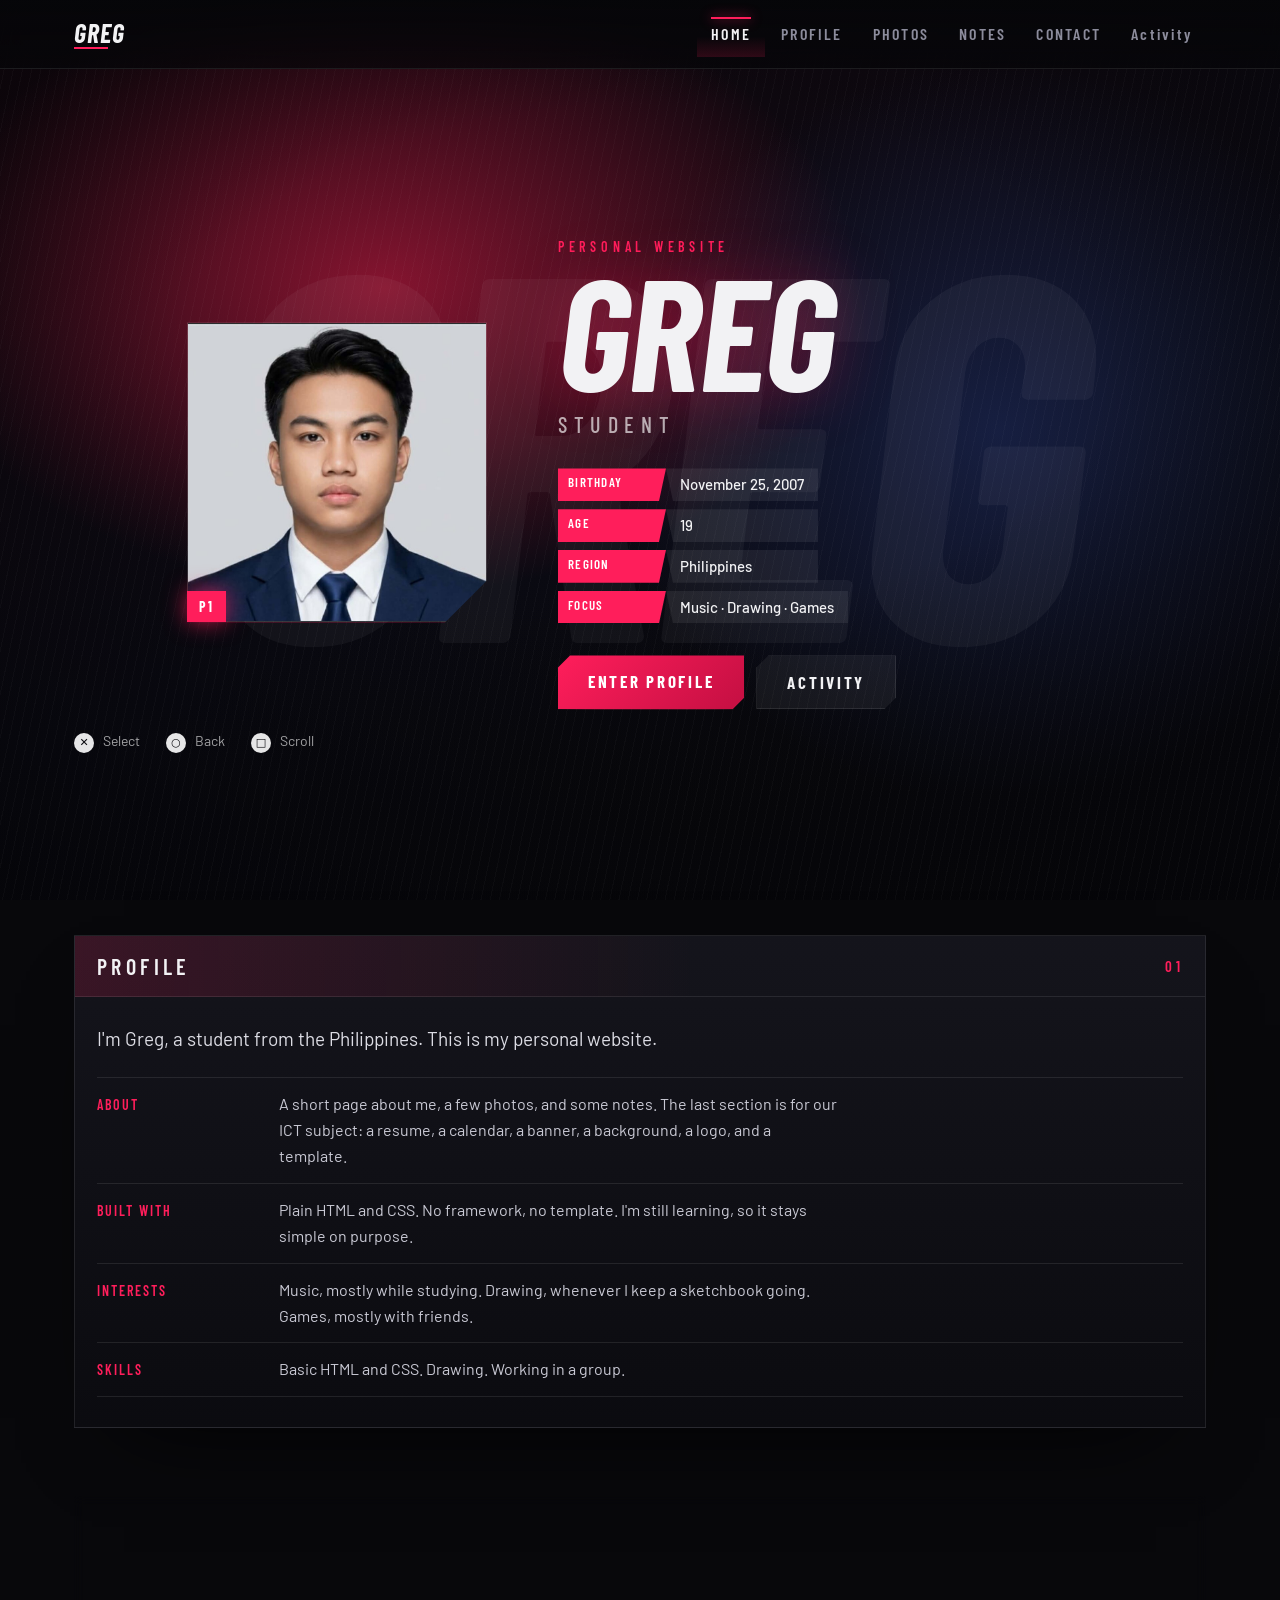
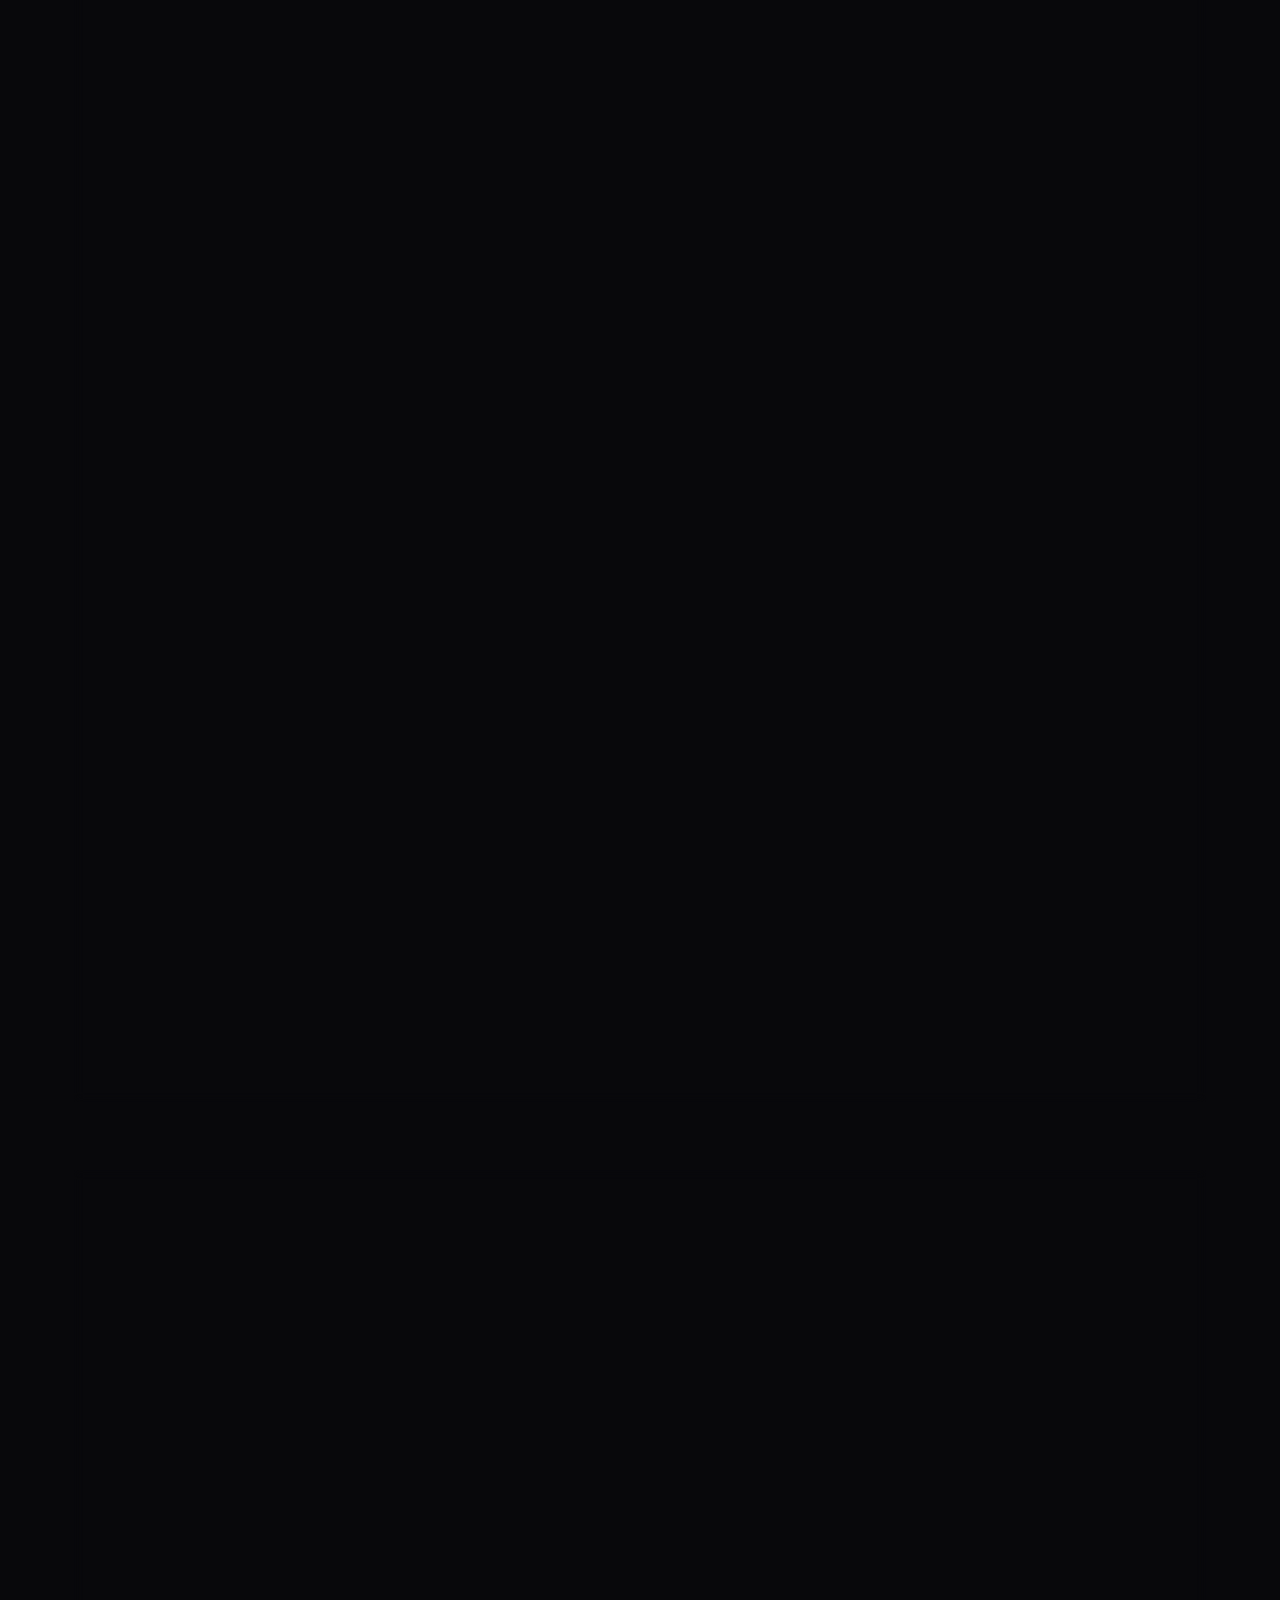
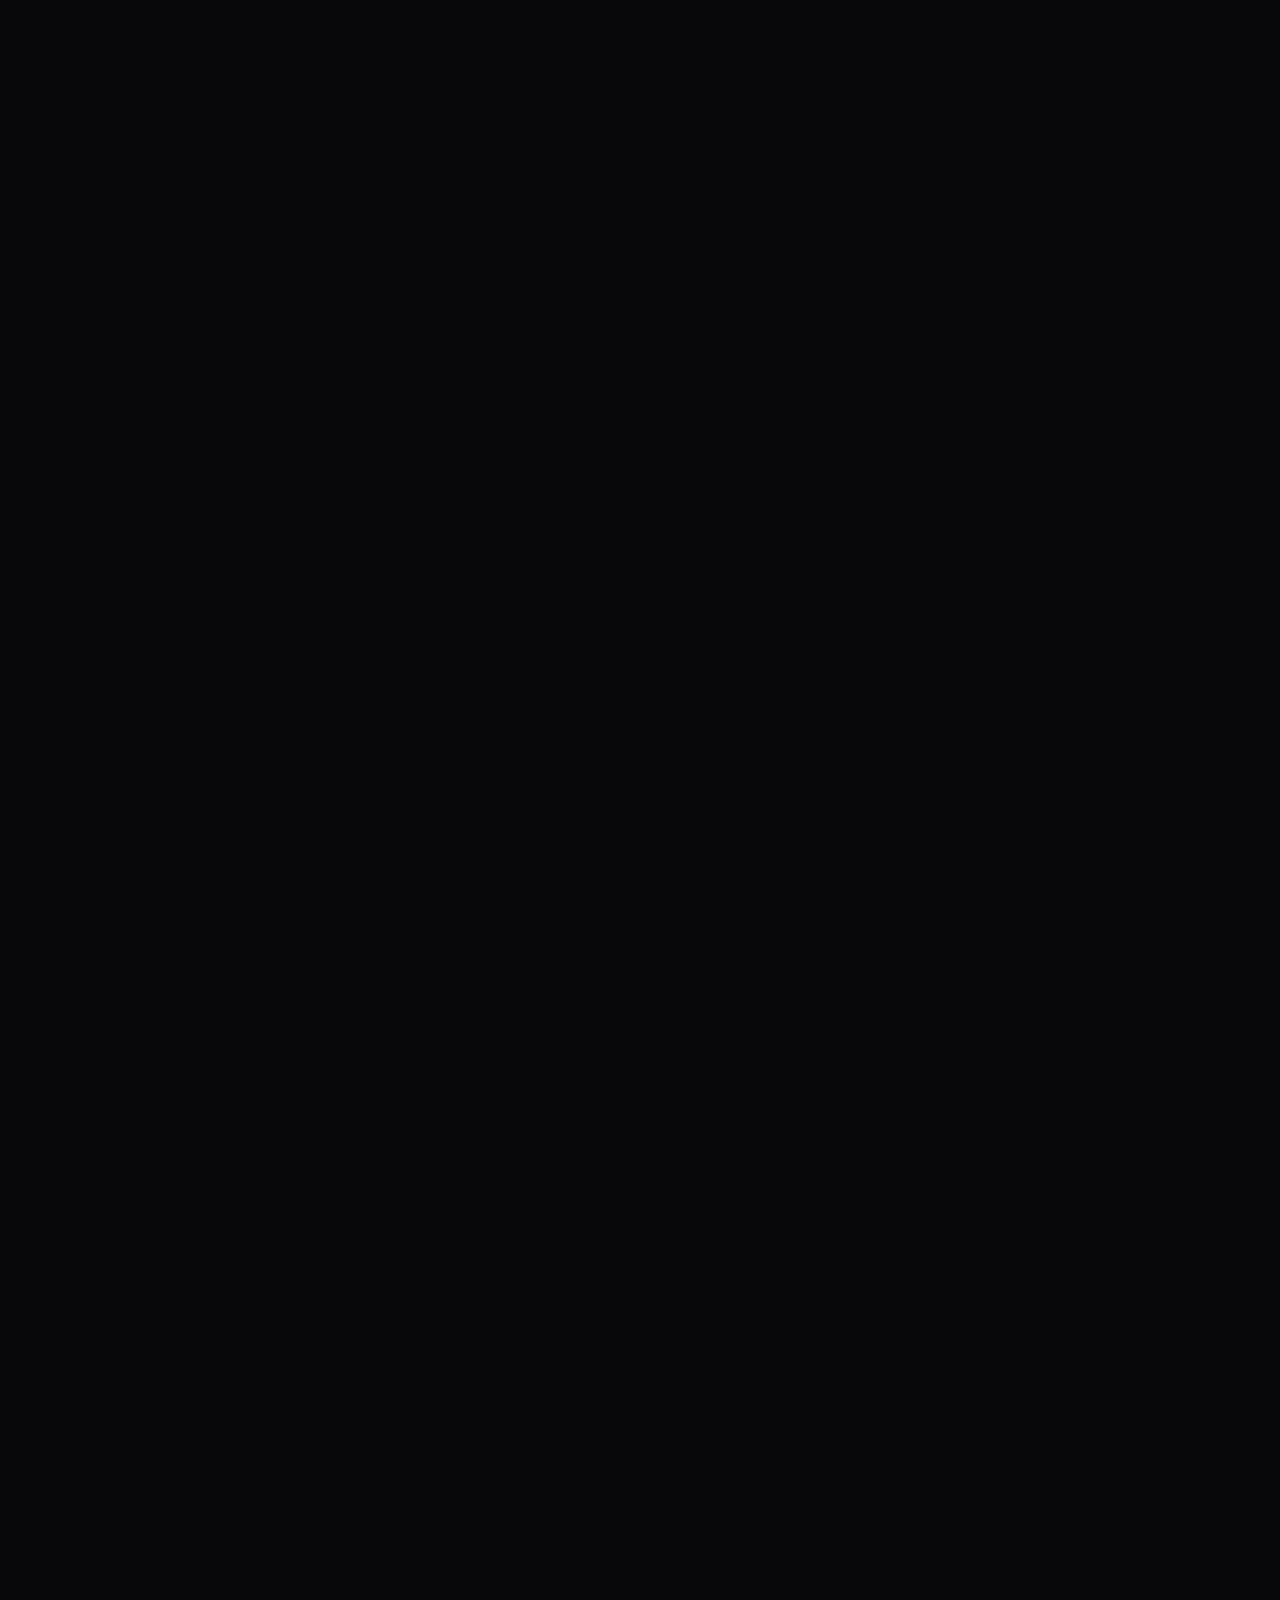
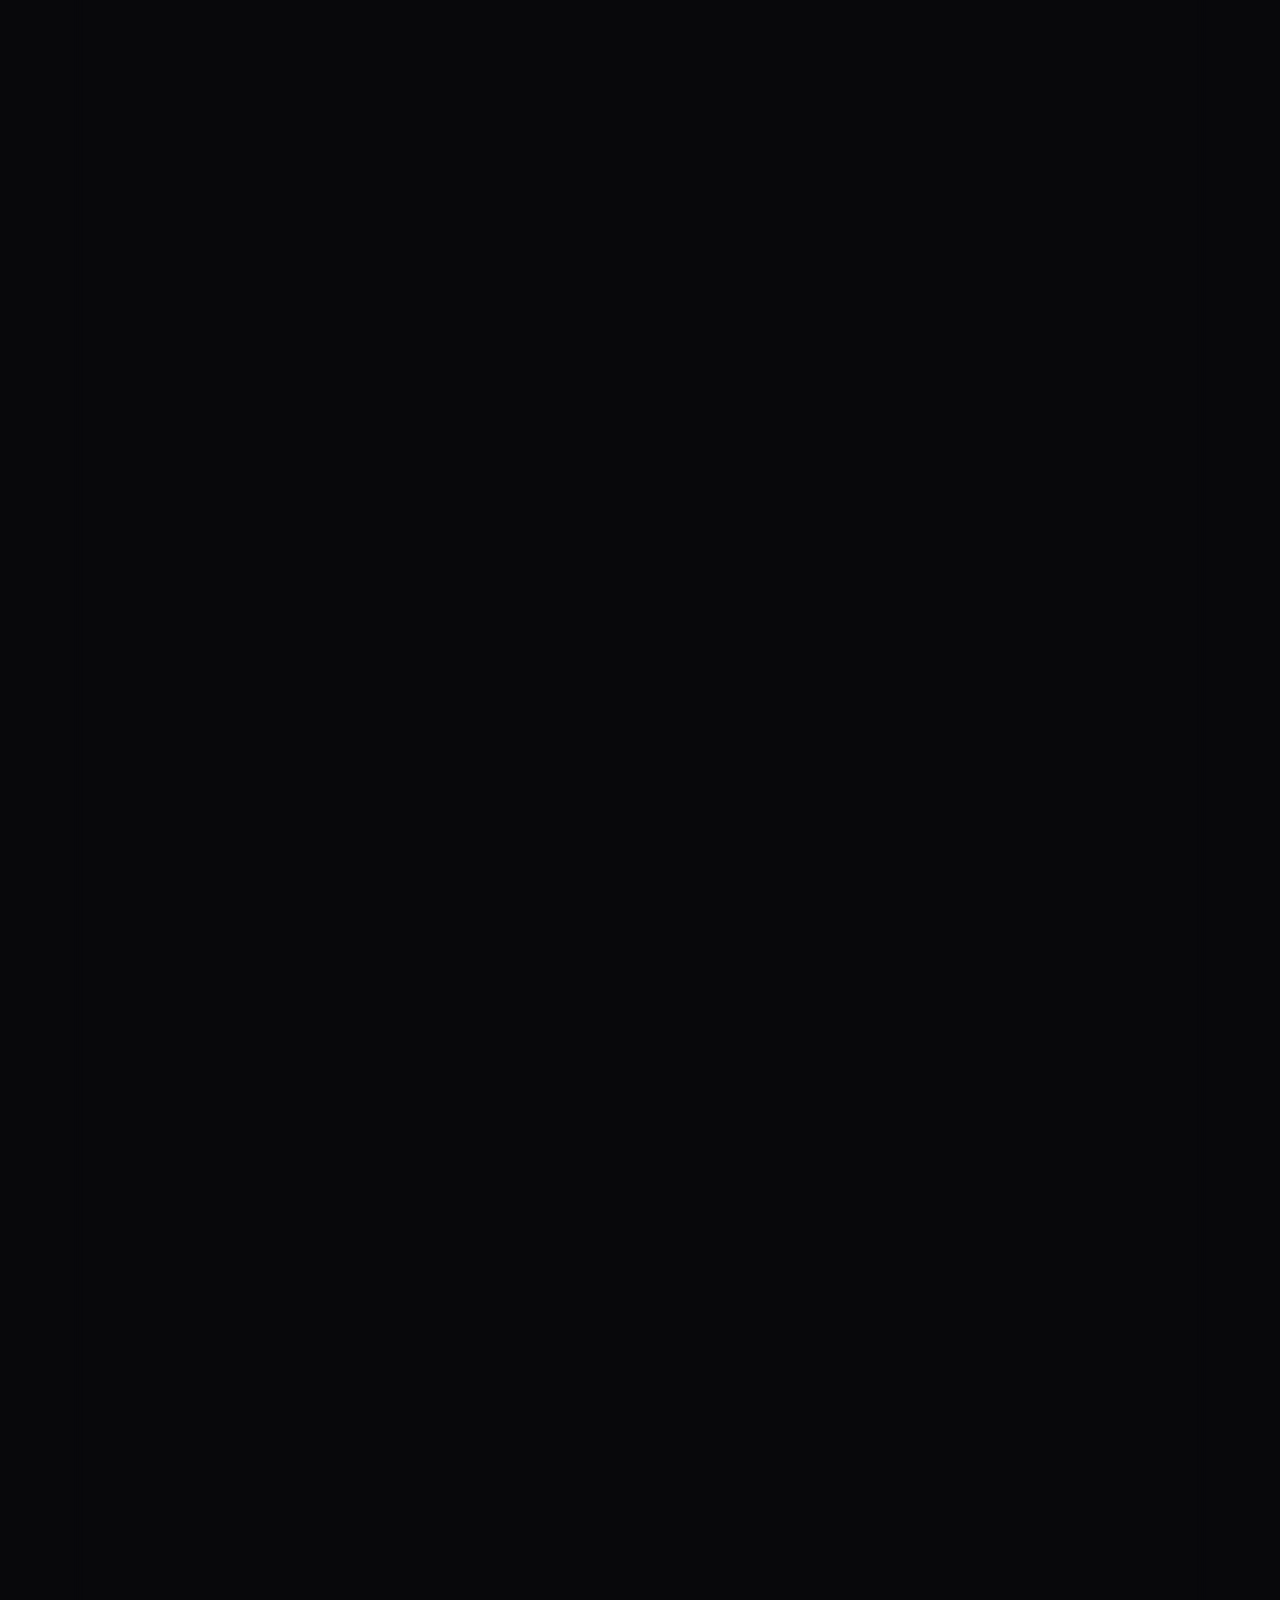
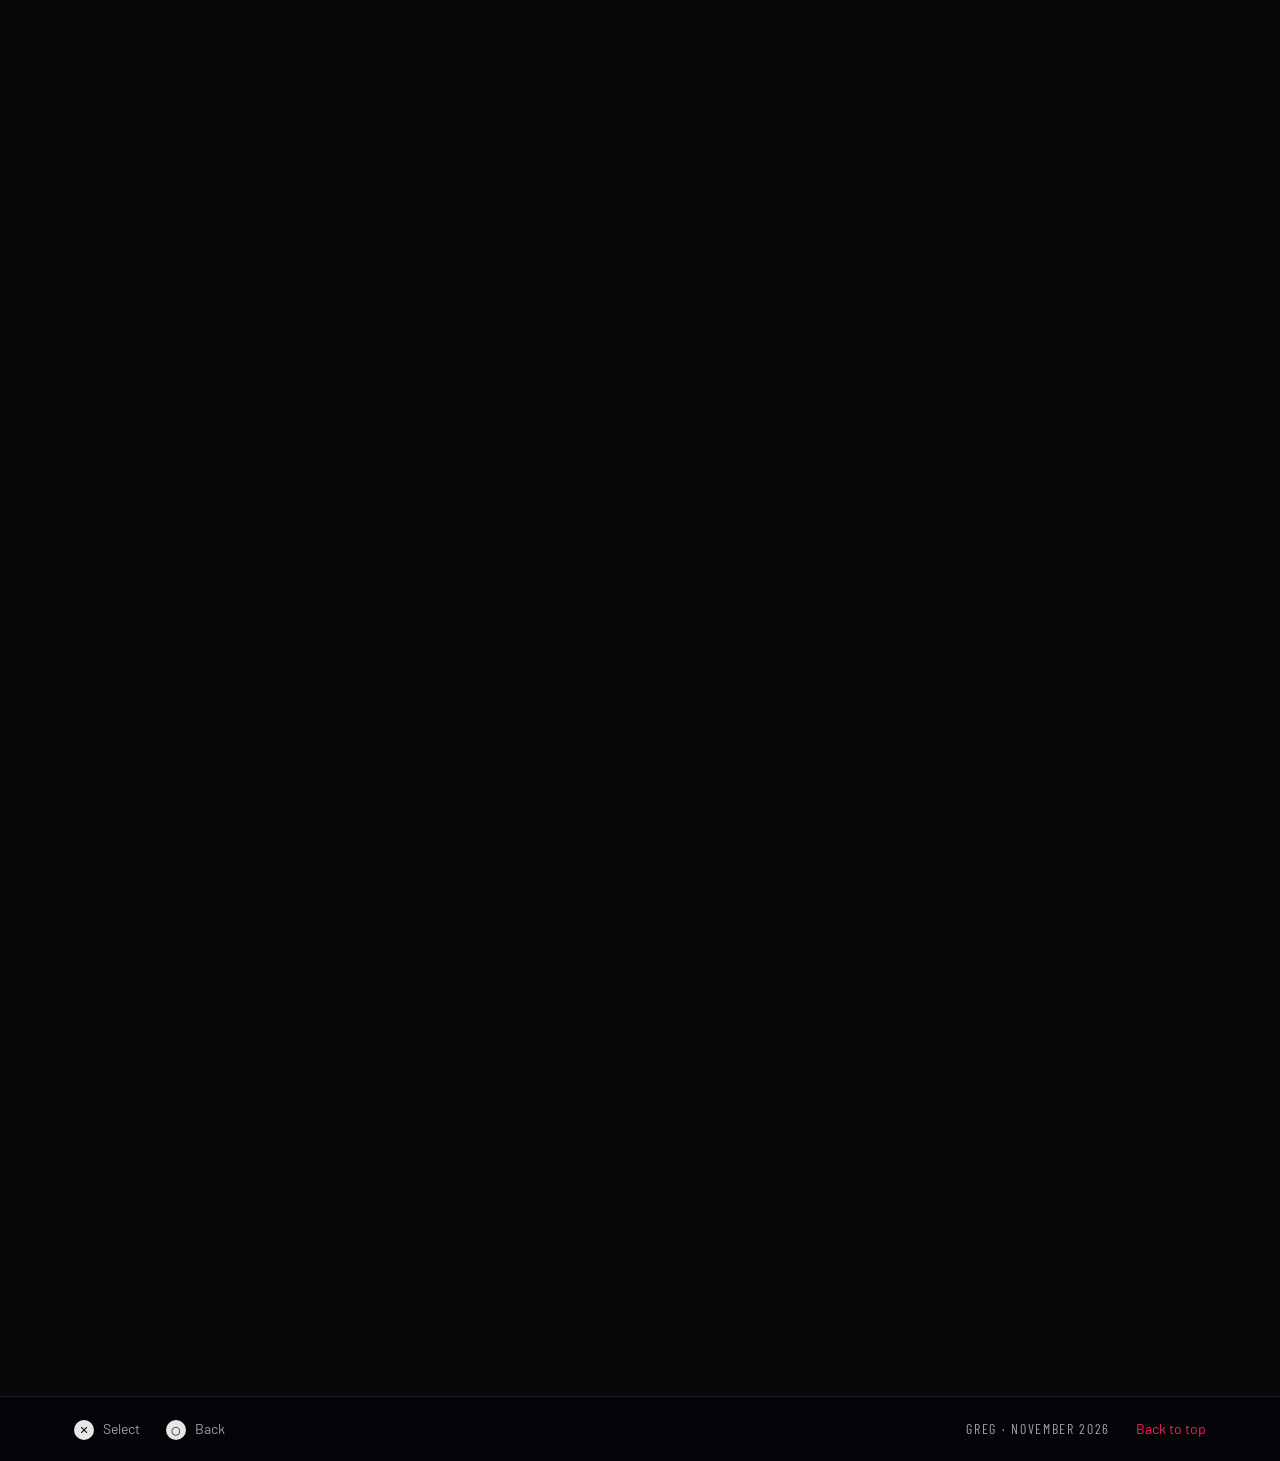
<file: index.html>
<!DOCTYPE html>
<html lang="en">
<head>
<meta charset="UTF-8">
<meta name="viewport" content="width=device-width, initial-scale=1.0">
<title>GREG — Personal Website</title>
<meta name="description" content="Personal website of Greg, a student from the Philippines.">
<link rel="icon" type="image/svg+xml" href="favicon.svg">
<link rel="preconnect" href="https://fonts.googleapis.com">
<link rel="preconnect" href="https://fonts.gstatic.com" crossorigin>
<link href="https://fonts.googleapis.com/css2?family=Barlow+Condensed:ital,wght@0,500;0,600;0,700;1,700;1,800&family=Barlow:ital,wght@0,400;0,500;0,600;1,400&display=swap" rel="stylesheet">
<link rel="stylesheet" href="style.css">
</head>
<body>

<div class="scene"></div>

<header class="topbar" id="top">
  <div class="bar">
    <a href="#home" class="mark">GREG</a>
    <button class="burger" id="menuBtn" aria-expanded="false" aria-controls="menu">MENU</button>
    <nav class="tabs" id="menu" aria-label="Main">
      <a href="#home" class="tab is-on">Home</a>
      <a href="#profile" class="tab">Profile</a>
      <a href="#photos" class="tab">Photos</a>
      <a href="#notes" class="tab">Notes</a>
      <a href="#contact" class="tab">Contact</a>
      <div class="tab-wrap">
        <button class="tab tab-btn" id="activityBtn" aria-expanded="false" aria-controls="activityMenu">Activity</button>
        <div class="drop" id="activityMenu">
          <a href="#resume">Resume</a>
          <a href="#calendar">Calendar</a>
          <a href="#banner">Banner</a>
          <a href="#background">Background</a>
          <a href="#logo">Logo</a>
          <a href="#template">Template</a>
        </div>
      </div>
    </nav>
  </div>
</header>

<main>

<section class="select" id="home">
  <p class="ghost-word" aria-hidden="true">GREG</p>

  <div class="select-inner">
    <div class="pfp">
      <div class="pfp-frame">
        <img src="images/profile.jpg" alt="Greg">
      </div>
      <p class="pfp-tag">P1</p>
    </div>

    <div class="select-copy">
      <p class="eyebrow">Personal Website</p>
      <h1>GREG</h1>
      <p class="classline">Student</p>

      <dl class="stat-pills">
        <div>
          <dt>Birthday</dt>
          <dd>November 25, 2007</dd>
        </div>
        <div>
          <dt>Age</dt>
          <dd><span id="ageHero">18</span></dd>
        </div>
        <div>
          <dt>Region</dt>
          <dd>Philippines</dd>
        </div>
        <div>
          <dt>Focus</dt>
          <dd>Music · Drawing · Games</dd>
        </div>
      </dl>

      <div class="actions">
        <a href="#profile" class="key">Enter Profile</a>
        <a href="#activity" class="key key-ghost">Activity</a>
      </div>
    </div>
  </div>

  <div class="hints">
    <span><b>✕</b> Select</span>
    <span><b>○</b> Back</span>
    <span><b>□</b> Scroll</span>
  </div>
</section>

<section class="panel-section" id="profile">
  <div class="wrap">
    <div class="panel">
      <div class="panel-head">
        <p>Profile</p>
        <span>01</span>
      </div>
      <div class="panel-body">
        <p class="lede">I'm Greg, a student from the Philippines. This is my personal website.</p>

        <div class="rows">
          <div class="row">
            <span>About</span>
            <p>A short page about me, a few photos, and some notes. The last section is
            for our ICT subject: a resume, a calendar, a banner, a background, a logo,
            and a template.</p>
          </div>
          <div class="row">
            <span>Built with</span>
            <p>Plain HTML and CSS. No framework, no template. I'm still learning, so it
            stays simple on purpose.</p>
          </div>
          <div class="row">
            <span>Interests</span>
            <p>Music, mostly while studying. Drawing, whenever I keep a sketchbook going.
            Games, mostly with friends.</p>
          </div>
          <div class="row">
            <span>Skills</span>
            <p>Basic HTML and CSS. Drawing. Working in a group.</p>
          </div>
        </div>
      </div>
    </div>
  </div>
</section>

<section class="panel-section" id="photos">
  <div class="wrap">
    <div class="panel">
      <div class="panel-head">
        <p>Photos</p>
        <span>02</span>
      </div>
      <div class="panel-body">
        <p class="lede">A few photos. Five so far, mostly family and friends.</p>

        <div class="gallery">
          <figure class="tile">
            <div class="pic"><img src="images/photo-1.jpg" alt="Me and my girlfriend holding flowers" loading="lazy"></div>
            <figcaption>With my girlfriend</figcaption>
          </figure>
          <figure class="tile">
            <div class="pic"><img src="images/photo-2.jpg" alt="Family gathering at home" loading="lazy"></div>
            <figcaption>Family at home</figcaption>
          </figure>
          <figure class="tile">
            <div class="pic"><img src="images/photo-3.jpg" alt="Me and my childhood bestfriend after church" loading="lazy"></div>
            <figcaption>Me and my childhood bestfriend</figcaption>
          </figure>
          <figure class="tile">
            <div class="pic"><img src="images/photo-4.jpg" alt="Out in the province" loading="lazy"></div>
            <figcaption>Out in the province</figcaption>
          </figure>
          <figure class="tile">
            <div class="pic"><img src="images/profile.jpg" alt="Portrait in a suit" loading="lazy"></div>
            <figcaption>My ID photo</figcaption>
          </figure>
          <figure class="tile is-empty">
            <div class="pic"><span>Photo 6</span></div>
            <figcaption>Empty for now</figcaption>
          </figure>
        </div>

        <div class="viewer" id="viewer">
          <div class="viewer-pic" id="viewerPic"><img src="images/photo-1.jpg" alt="Me and my girlfriend holding flowers"></div>
          <div class="viewer-copy">
            <p class="eyebrow">Selected</p>
            <h2 id="viewerName">With my girlfriend</h2>
            <p id="viewerText" class="viewer-text">Me and my girlfriend holding flowers</p>
          </div>
        </div>
      </div>
    </div>
  </div>
</section>

<section class="panel-section" id="notes">
  <div class="wrap">
    <div class="panel">
      <div class="panel-head">
        <p>Notes</p>
        <span>03</span>
      </div>
      <div class="panel-body">
        <p class="lede">Short entries. I write here when something is worth remembering.</p>

        <article>
          <p class="stamp">November 11, 2026</p>
          <h3>Finishing this website</h3>
          <p>This took me about three weekends. Most of the time went to fixing spacing
          and making the page work on a phone.</p>
          <p>I kept it simple because that's what I can maintain. Every part of it is code
          I typed myself, so I know how to change it later.</p>
        </article>

        <article>
          <p class="stamp">October 20, 2026</p>
          <h3>On drawing again</h3>
          <p>I stopped drawing for a few months and started again this week. It's slower
          than before but it still feels the same, which is a relief.</p>
        </article>

        <article>
          <p class="stamp">September 2, 2026</p>
          <h3>First entry</h3>
          <p>I'm making this section so I have somewhere to put my thoughts. I don't know
          yet how often I'll update it.</p>
        </article>
      </div>
    </div>
  </div>
</section>

<section class="panel-section" id="contact">
  <div class="wrap">
    <div class="panel">
      <div class="panel-head">
        <p>Contact</p>
        <span>04</span>
      </div>
      <div class="panel-body">
        <p class="lede">You can reach me here. I usually reply after class.</p>

        <div class="rows">
          <div class="row">
            <span>Email</span>
            <p><a href="mailto:johngregpangaral18@gmail.com">johngregpangaral18@gmail.com</a></p>
          </div>
          <div class="row">
            <span>Facebook</span>
            <p><a href="https://www.facebook.com/share/1V7TpHQNZC/" target="_blank" rel="noopener">johngregpangaral</a></p>
          </div>
          <div class="row">
            <span>Instagram</span>
            <p><a href="https://www.instagram.com/johngregl?obrf=MTcwdHQ0cnBmYnByNw==" target="_blank" rel="noopener">@johngregl</a></p>
          </div>
        </div>

        <form id="contactForm" class="form">
          <p class="field">
            <label for="name">Name</label>
            <input type="text" id="name" autocomplete="name">
          </p>
          <p class="field">
            <label for="email">Email</label>
            <input type="email" id="email" autocomplete="email">
          </p>
          <p class="field">
            <label for="message">Message</label>
            <textarea id="message" rows="4"></textarea>
          </p>
          <p><button type="submit" class="key">Send</button></p>
        </form>
        <p id="formMsg" class="form-msg"></p>
        <p class="foot-note">The form doesn't send yet. It only checks that the fields are filled.</p>
      </div>
    </div>
  </div>
</section>

<section class="panel-section" id="activity">
  <div class="wrap">
    <div class="panel">
      <div class="panel-head">
        <p>Activity</p>
        <span>05</span>
      </div>
      <div class="panel-body">
        <p class="lede">Requirements for our ICT subject: a resume, a calendar, a banner,
        a background, a logo, and a template. All six are below.</p>

        <div class="chips">
          <a href="#resume">Resume</a>
          <a href="#calendar">Calendar</a>
          <a href="#banner">Banner</a>
          <a href="#background">Background</a>
          <a href="#logo">Logo</a>
          <a href="#template">Template</a>
        </div>

        <div class="block" id="resume">
          <div class="block-head"><h3>Resume</h3><span>01</span></div>
          <div class="sheet">
            <h4 class="sheet-name">JOHN GREG A. PANGARAL</h4>
            <p class="sheet-title">Information Technology Student</p>
            <p class="sheet-contact">
              Phone: 09605279655 | Email: <a href="mailto:johngregpangaral18@gmail.com">Johngregpangaral18@gmail.com</a><br>
              Address: 1371 Newton St., Brgy. San Isidro, Makati City
            </p>

            <h5>Profile</h5>
            <p>An Information Technology student at the University of Makati who likes turning
            ideas into working systems, from Java programs to sensor-based devices. Interested in
            how technology can support sustainability, and dependable in research, documentation,
            and teamwork. Looking to apply analytical thinking and hands-on technical skills in an
            entry-level IT or technology-driven role.</p>

            <h5>Education</h5>
            <div class="entry">
              <h6>University of Makati</h6>
              <p class="meta">Bachelor of Science in Information Technology (BSIT)</p>
            </div>
            <div class="entry">
              <h6>Maximo Estrella Senior High School</h6>
              <p class="meta">Senior High School, STEM Strand</p>
            </div>
            <div class="entry">
              <h6>San Isidro National High School Makati Main</h6>
              <p class="meta">Junior High School</p>
            </div>
            <div class="entry">
              <h6>General Pio del Pilar School Main</h6>
              <p class="meta">Elementary</p>
            </div>

            <h5>Technical Skills</h5>
            <ul>
              <li><b>Java Programming:</b> Fundamental coding concepts and problem-solving</li>
              <li><b>Web Development:</b> Website structure and interactive web design</li>
            </ul>

            <h5>Research Project</h5>
            <div class="entry">
              <h6>Investigating the Potential of Saba Banana (<i>Musa acuminata</i>) Peels as a
              Component of Water-Soluble Sachets for Sustainable Packaging</h6>
              <ul>
                <li>Explored Saba banana peels as a possible material for water-soluble sachets.</li>
                <li>Focused on packaging alternatives that reduce reliance on conventional single-use plastics.</li>
              </ul>
            </div>

            <h5>Personal Attributes</h5>
            <ul>
              <li>Quick to pick up new tools and methods</li>
              <li>Organized with deadlines and documentation</li>
              <li>Open to feedback and team input</li>
              <li>Drawn to research and sustainable innovation</li>
              <li>Patient and persistent when troubleshooting</li>
              <li>Reliable in group work and shared tasks</li>
            </ul>

            <p class="sheet-footer">References available upon request.</p>
          </div>
        </div>

        <div class="block" id="calendar">
          <div class="block-head"><h3>Calendar</h3><span>02</span></div>
          <p>November 2026. My birthday is on the 25th.</p>
          <table class="cal">
            <caption>November 2026</caption>
            <thead>
              <tr>
                <th>Sun</th><th>Mon</th><th>Tue</th><th>Wed</th><th>Thu</th><th>Fri</th><th>Sat</th>
              </tr>
            </thead>
            <tbody>
              <tr><td>1</td><td>2</td><td>3</td><td>4</td><td>5</td><td>6</td><td>7</td></tr>
              <tr><td>8</td><td>9</td><td>10</td><td>11</td><td>12</td><td>13</td><td>14</td></tr>
              <tr><td>15</td><td>16</td><td>17</td><td>18</td><td>19</td><td>20</td><td>21</td></tr>
              <tr><td>22</td><td>23</td><td>24</td><td class="bd">25</td><td>26</td><td>27</td><td>28</td></tr>
              <tr><td>29</td><td>30</td><td class="blank"></td><td class="blank"></td><td class="blank"></td><td class="blank"></td><td class="blank"></td></tr>
            </tbody>
          </table>
        </div>

        <div class="block" id="banner">
          <div class="block-head"><h3>Banner</h3><span>03</span></div>
          <div class="banner">
            <span class="banner-name">GREG</span>
            <span class="banner-sub">Personal Website</span>
          </div>
          <p class="foot-note">Made with text and a border. I'll replace it with an image if I draw one.</p>
        </div>

        <div class="block" id="background">
          <div class="block-head"><h3>Background</h3><span>04</span></div>
          <p>The page uses near-black with one accent colour for highlights, so the page
          doesn't look busy.</p>
          <ul class="swatches">
            <li><span class="chip" style="background:#08080b"></span><code>#08080b</code> page</li>
            <li><span class="chip" style="background:#14141b"></span><code>#14141b</code> panel</li>
            <li><span class="chip" style="background:#f2f2f4"></span><code>#f2f2f4</code> text</li>
            <li><span class="chip" style="background:#ff1e5b"></span><code>#ff1e5b</code> accent</li>
          </ul>
        </div>

        <div class="block" id="logo">
          <div class="block-head"><h3>Logo</h3><span>05</span></div>
          <p>A letter G in an angled square. I made it as an SVG file, so it stays sharp
          at any size.</p>
          <p class="logos">
            <img src="favicon.svg" alt="Logo, large" width="80" height="80">
            <img src="favicon.svg" alt="Logo, medium" width="40" height="40">
            <img src="favicon.svg" alt="Logo, favicon size" width="16" height="16">
          </p>
          <p class="foot-note">The smallest one is the favicon, the icon on the browser tab. File: <code>favicon.svg</code></p>
        </div>

        <div class="block" id="template">
          <div class="block-head"><h3>Template</h3><span>06</span></div>
          <p>One column with a fixed menu bar. Each section is a panel.</p>
          <ol class="wire">
            <li>Menu — tabs across the top</li>
            <li>Home — name, stats, portrait</li>
            <li>Profile — about, interests, skills</li>
            <li>Photos — square tiles and a preview</li>
            <li>Notes — dated entries</li>
            <li>Contact — links and a form</li>
            <li>Activity — the six requirements</li>
            <li>Footer</li>
          </ol>
        </div>
      </div>
    </div>
  </div>
</section>

</main>

<footer class="foot">
  <div class="hints">
    <span><b>✕</b> Select</span>
    <span><b>○</b> Back</span>
    <span class="credit">Greg · November 2026</span>
    <a href="#top">Back to top</a>
  </div>
</footer>

<script src="script.js"></script>
</body>
</html>
</file>
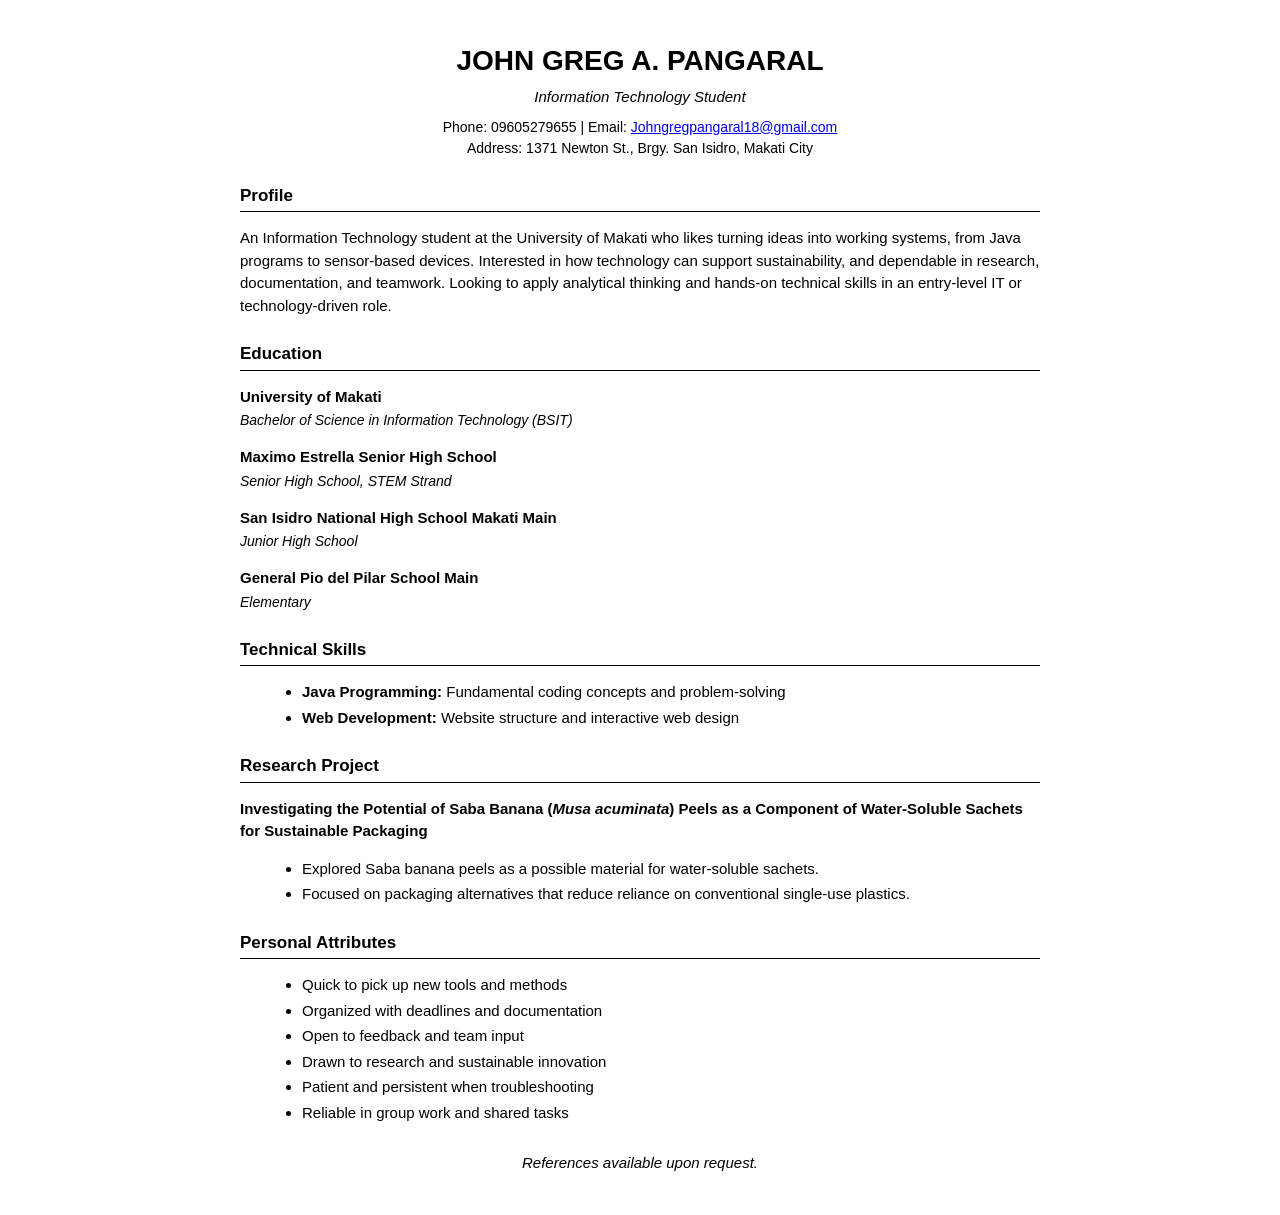
<file: resume.html>
<!DOCTYPE html>
<html lang="en">
<head>
<meta charset="UTF-8">
<meta name="viewport" content="width=device-width, initial-scale=1.0">
<title>Resume - John Greg A. Pangaral</title>
<style>
  body {
    font-family: Arial, Helvetica, sans-serif;
    font-size: 15px;
    line-height: 1.5;
    max-width: 800px;
    margin: 40px auto;
    padding: 0 20px;
  }

  h1 {
    font-size: 28px;
    text-align: center;
    margin-bottom: 4px;
  }

  .title {
    text-align: center;
    font-style: italic;
    margin-bottom: 8px;
  }

  .contact {
    text-align: center;
    font-size: 14px;
    margin-bottom: 20px;
  }

  h2 {
    font-size: 17px;
    border-bottom: 1px solid #000;
    padding-bottom: 3px;
    margin-top: 24px;
    margin-bottom: 10px;
  }

  h3 {
    font-size: 15px;
    margin-bottom: 2px;
  }

  .meta {
    font-style: italic;
    font-size: 14px;
    margin-bottom: 6px;
  }

  ul {
    margin-left: 22px;
    margin-bottom: 8px;
  }

  li {
    margin-bottom: 3px;
  }

  .entry {
    margin-bottom: 12px;
  }

  .footer {
    text-align: center;
    font-style: italic;
    margin-top: 28px;
  }

  @media print {
    body {
      margin: 0;
      max-width: 100%;
    }
  }
</style>
</head>
<body>

<h1>JOHN GREG A. PANGARAL</h1>
<div class="title">Information Technology Student</div>
<div class="contact">
  Phone: 09605279655 | Email: <a href="mailto:johngregpangaral18@gmail.com">Johngregpangaral18@gmail.com</a><br>
  Address: 1371 Newton St., Brgy. San Isidro, Makati City
</div>

<h2>Profile</h2>
<p>An Information Technology student at the University of Makati who likes turning ideas into working systems, from Java programs to sensor-based devices. Interested in how technology can support sustainability, and dependable in research, documentation, and teamwork. Looking to apply analytical thinking and hands-on technical skills in an entry-level IT or technology-driven role.</p>

<h2>Education</h2>
<div class="entry">
  <h3>University of Makati</h3>
  <div class="meta">Bachelor of Science in Information Technology (BSIT)</div>
</div>
<div class="entry">
  <h3>Maximo Estrella Senior High School</h3>
  <div class="meta">Senior High School, STEM Strand</div>
</div>
<div class="entry">
  <h3>San Isidro National High School Makati Main</h3>
  <div class="meta">Junior High School</div>
</div>
<div class="entry">
  <h3>General Pio del Pilar School Main</h3>
  <div class="meta">Elementary</div>
</div>

<h2>Technical Skills</h2>
<ul>
  <li><b>Java Programming:</b> Fundamental coding concepts and problem-solving</li>
  <li><b>Web Development:</b> Website structure and interactive web design</li>
</ul>

<h2>Research Project</h2>
<div class="entry">
  <h3>Investigating the Potential of Saba Banana (<i>Musa acuminata</i>) Peels as a Component of Water-Soluble Sachets for Sustainable Packaging</h3>
  <ul>
    <li>Explored Saba banana peels as a possible material for water-soluble sachets.</li>
    <li>Focused on packaging alternatives that reduce reliance on conventional single-use plastics.</li>
  </ul>
</div>

<h2>Personal Attributes</h2>
<ul>
  <li>Quick to pick up new tools and methods</li>
  <li>Organized with deadlines and documentation</li>
  <li>Open to feedback and team input</li>
  <li>Drawn to research and sustainable innovation</li>
  <li>Patient and persistent when troubleshooting</li>
  <li>Reliable in group work and shared tasks</li>
</ul>

<div class="footer">References available upon request.</div>

</body>
</html>
</file>
<file: style.css>
:root {
  --black: #08080b;
  --deep: #0d0d13;
  --panel: #14141b;
  --panel-2: #1b1b24;
  --hair: rgba(255, 255, 255, 0.09);
  --white: #f2f2f4;
  --dim: #8c8c9c;
  --pink: #ff1e5b;
  --pink-soft: rgba(255, 30, 91, 0.16);
  --blue: #2a3f7a;
  --head: "Barlow Condensed", "Arial Narrow", sans-serif;
  --body: "Barlow", system-ui, sans-serif;
}

* {
  box-sizing: border-box;
}

html {
  scroll-behavior: smooth;
  scroll-padding-top: 84px;
}

body {
  margin: 0;
  background: var(--black);
  color: var(--white);
  font-family: var(--body);
  font-size: 16px;
  line-height: 1.65;
  -webkit-font-smoothing: antialiased;
  overflow-x: hidden;
}

a {
  color: inherit;
  text-decoration: none;
}

p {
  margin: 0 0 14px;
}

h1,
h2,
h3 {
  font-family: var(--head);
  text-transform: uppercase;
  line-height: 0.95;
  margin: 0;
  font-weight: 700;
}

.scene {
  position: fixed;
  inset: 0;
  z-index: 0;
  pointer-events: none;
  background:
    radial-gradient(ellipse 60% 55% at 30% 32%, rgba(232, 30, 74, 0.55), transparent 62%),
    radial-gradient(ellipse 45% 60% at 78% 48%, rgba(38, 56, 122, 0.45), transparent 68%),
    radial-gradient(ellipse 70% 40% at 55% 92%, rgba(8, 8, 11, 0.9), transparent 70%),
    linear-gradient(160deg, #12060c 0%, #0a0a12 55%, #07070b 100%);
}

.scene::after {
  content: "";
  position: absolute;
  inset: 0;
  background:
    repeating-linear-gradient(102deg, rgba(255, 255, 255, 0.022) 0 1px, transparent 1px 9px),
    radial-gradient(ellipse 90% 70% at 50% 40%, transparent 40%, rgba(4, 4, 7, 0.72) 100%);
}

.topbar {
  position: sticky;
  top: 0;
  z-index: 40;
  background: linear-gradient(180deg, rgba(6, 6, 9, 0.96), rgba(6, 6, 9, 0.72));
  backdrop-filter: blur(14px);
  border-bottom: 1px solid var(--hair);
}

.bar {
  max-width: 1180px;
  margin: 0 auto;
  padding: 0 24px;
  height: 68px;
  display: flex;
  align-items: center;
  gap: 24px;
}

.mark {
  font-family: var(--head);
  font-size: 26px;
  font-weight: 700;
  font-style: italic;
  letter-spacing: 0.04em;
  line-height: 1;
  position: relative;
  padding-bottom: 3px;
}

.mark::after {
  content: "";
  position: absolute;
  left: 0;
  right: 34%;
  bottom: 0;
  height: 2px;
  background: var(--pink);
}

.tabs {
  display: flex;
  align-items: center;
  gap: 2px;
  margin-left: auto;
  font-family: var(--head);
  font-size: 16px;
  font-weight: 600;
  letter-spacing: 0.14em;
  text-transform: uppercase;
}

.tab {
  position: relative;
  display: block;
  padding: 10px 14px;
  color: var(--dim);
  background: none;
  border: 0;
  font: inherit;
  letter-spacing: inherit;
  cursor: pointer;
  transition: color 0.15s ease, background 0.15s ease;
}

.tab:hover {
  color: var(--white);
  background: rgba(255, 255, 255, 0.04);
}

.tab.is-on {
  color: var(--white);
  background: linear-gradient(180deg, transparent 55%, var(--pink-soft));
}

.tab.is-on::before {
  content: "";
  position: absolute;
  left: 14px;
  right: 14px;
  top: 6px;
  height: 2px;
  background: var(--pink);
  box-shadow: 0 0 12px rgba(255, 30, 91, 0.85);
}

.tab-wrap {
  position: relative;
}

.drop {
  position: absolute;
  top: calc(100% + 8px);
  right: 0;
  width: 220px;
  padding: 6px;
  background: linear-gradient(180deg, #15151d, #0c0c12);
  border: 1px solid var(--hair);
  border-left: 2px solid var(--pink);
  display: none;
  box-shadow: 0 24px 60px rgba(0, 0, 0, 0.7);
}

.tab-wrap.is-open .drop {
  display: block;
}

.drop a {
  display: block;
  padding: 10px 14px;
  font-family: var(--head);
  font-size: 16px;
  font-weight: 600;
  letter-spacing: 0.12em;
  text-transform: uppercase;
  color: var(--dim);
}

.drop a:hover {
  color: var(--white);
  background: linear-gradient(90deg, var(--pink-soft), transparent);
}

.burger {
  display: none;
  margin-left: auto;
  font-family: var(--head);
  font-size: 16px;
  font-weight: 700;
  letter-spacing: 0.16em;
  padding: 9px 16px;
  color: var(--white);
  background: transparent;
  border: 1px solid var(--hair);
  cursor: pointer;
}

.select {
  position: relative;
  z-index: 1;
  min-height: calc(100vh - 68px);
  display: flex;
  flex-direction: column;
  justify-content: center;
  padding: 40px 0 0;
  overflow: hidden;
}

.ghost-word {
  position: absolute;
  left: 50%;
  top: 44%;
  transform: translate(-50%, -50%);
  margin: 0;
  font-family: var(--head);
  font-size: clamp(200px, 42vw, 520px);
  font-weight: 700;
  font-style: italic;
  letter-spacing: -0.03em;
  line-height: 0.8;
  color: rgba(255, 255, 255, 0.045);
  white-space: nowrap;
  pointer-events: none;
  user-select: none;
}

.select-inner {
  position: relative;
  width: 100%;
  max-width: 1180px;
  margin: 0 auto;
  padding: 0 24px;
  display: grid;
  grid-template-columns: 0.62fr 1fr;
  gap: 48px;
  align-items: center;
  max-width: 1000px;
}

.pfp {
  position: relative;
  width: 100%;
  max-width: 300px;
  justify-self: center;
}

.pfp-frame {
  position: relative;
  aspect-ratio: 1 / 1;
  overflow: hidden;
  border: 1px solid rgba(255, 255, 255, 0.16);
  clip-path: polygon(0 0, 100% 0, 100% 86%, 86% 100%, 0 100%);
  box-shadow: 0 30px 70px -26px rgba(255, 30, 91, 0.75);
}

.pfp-frame img {
  width: 100%;
  height: 100%;
  object-fit: cover;
  display: block;
}

.pfp-tag {
  position: absolute;
  left: 0;
  bottom: 0;
  margin: 0;
  padding: 4px 12px;
  font-family: var(--head);
  font-size: 14px;
  font-weight: 700;
  letter-spacing: 0.16em;
  background: var(--pink);
  color: #fff;
  box-shadow: 0 0 22px rgba(255, 30, 91, 0.7);
}

.eyebrow {
  font-family: var(--head);
  font-size: 14px;
  font-weight: 600;
  letter-spacing: 0.34em;
  text-transform: uppercase;
  color: var(--pink);
  margin-bottom: 6px;
}

.select-copy h1 {
  font-size: clamp(76px, 13vw, 158px);
  font-style: italic;
  font-weight: 700;
  letter-spacing: -0.01em;
  line-height: 0.82;
  text-shadow: 0 0 60px rgba(255, 30, 91, 0.35);
}

.classline {
  font-family: var(--head);
  font-size: 22px;
  font-weight: 500;
  letter-spacing: 0.3em;
  text-transform: uppercase;
  color: rgba(255, 255, 255, 0.65);
  margin: 12px 0 26px;
}

.stat-pills {
  margin: 0 0 32px;
  display: grid;
  gap: 8px;
  justify-items: start;
  max-width: 380px;
}

.stat-pills div {
  display: flex;
  align-items: stretch;
  min-width: 260px;
}

.stat-pills dt {
  font-family: var(--head);
  font-size: 13px;
  font-weight: 600;
  letter-spacing: 0.1em;
  text-transform: uppercase;
  color: #fff;
  background: var(--pink);
  padding: 4px 10px;
  clip-path: polygon(0 0, 100% 0, calc(100% - 7px) 100%, 0 100%);
  min-width: 108px;
}

.stat-pills dd {
  margin: 0;
  padding: 4px 14px;
  background: rgba(255, 255, 255, 0.07);
  font-size: 15px;
  font-weight: 500;
  flex: 1;
  clip-path: polygon(0 0, 100% 0, 100% 100%, 7px 100%);
}

.actions {
  display: flex;
  flex-wrap: wrap;
  gap: 12px;
}

.key {
  display: inline-block;
  font-family: var(--head);
  font-size: 17px;
  font-weight: 700;
  letter-spacing: 0.16em;
  text-transform: uppercase;
  padding: 12px 30px;
  color: #fff;
  background: linear-gradient(135deg, #ff1e5b, #c40f42);
  border: 0;
  cursor: pointer;
  clip-path: polygon(12px 0, 100% 0, 100% calc(100% - 12px), calc(100% - 12px) 100%, 0 100%, 0 12px);
  box-shadow: 0 12px 34px -12px rgba(255, 30, 91, 0.9);
  transition: transform 0.15s ease, filter 0.15s ease;
}

.key:hover {
  transform: translateY(-2px);
  filter: brightness(1.1);
}

.key-ghost {
  background: rgba(255, 255, 255, 0.06);
  border: 1px solid var(--hair);
  box-shadow: none;
  color: var(--white);
}

.key-ghost:hover {
  border-color: var(--pink);
  color: var(--pink);
}

.hints {
  position: relative;
  z-index: 2;
  max-width: 1180px;
  width: 100%;
  margin: 0 auto;
  padding: 20px 24px 22px;
  display: flex;
  gap: 26px;
  align-items: center;
  font-size: 14px;
  color: rgba(255, 255, 255, 0.62);
}

.hints b {
  display: inline-grid;
  place-items: center;
  width: 20px;
  height: 20px;
  margin-right: 6px;
  border-radius: 50%;
  background: rgba(255, 255, 255, 0.9);
  color: #0a0a0f;
  font-size: 11px;
  font-weight: 700;
}

.hints .credit {
  margin-left: auto;
  letter-spacing: 0.12em;
  text-transform: uppercase;
  font-family: var(--head);
}

.hints a {
  color: var(--pink);
}

.panel-section {
  position: relative;
  z-index: 1;
  padding: 34px 0;
}

.wrap {
  max-width: 1180px;
  margin: 0 auto;
  padding: 0 24px;
}

.panel {
  background: linear-gradient(180deg, rgba(22, 22, 30, 0.92), rgba(12, 12, 17, 0.92));
  border: 1px solid var(--hair);
  backdrop-filter: blur(6px);
  box-shadow: 0 40px 90px -50px #000;
}

.panel-head {
  display: flex;
  align-items: center;
  justify-content: space-between;
  padding: 12px 22px;
  border-bottom: 1px solid var(--hair);
  background: linear-gradient(90deg, var(--pink-soft), transparent 55%);
}

.panel-head p {
  margin: 0;
  font-family: var(--head);
  font-size: 22px;
  font-weight: 600;
  letter-spacing: 0.2em;
  text-transform: uppercase;
}

.panel-head span {
  font-family: var(--head);
  font-size: 15px;
  font-weight: 600;
  letter-spacing: 0.22em;
  color: var(--pink);
}

.panel-body {
  padding: 26px 22px 30px;
}

.lede {
  font-size: 19px;
  color: #dcdce4;
  max-width: 62ch;
}

.rows {
  display: grid;
  gap: 0;
  margin: 22px 0 0;
  border-top: 1px solid var(--hair);
}

.row {
  display: grid;
  grid-template-columns: 160px 1fr;
  gap: 22px;
  padding: 13px 0;
  border-bottom: 1px solid var(--hair);
}

.row span {
  font-family: var(--head);
  font-size: 14px;
  font-weight: 600;
  letter-spacing: 0.14em;
  text-transform: uppercase;
  color: var(--pink);
  padding-top: 2px;
}

.row p {
  margin: 0;
  color: #c9c9d4;
  max-width: 62ch;
}

.row a {
  color: var(--white);
  border-bottom: 1px solid rgba(255, 30, 91, 0.6);
}

.row a:hover {
  color: var(--pink);
}

.rows.tight .row {
  grid-template-columns: 130px 1fr;
  padding: 10px 0;
}

.gallery {
  display: grid;
  grid-template-columns: repeat(3, 1fr);
  gap: 16px;
  margin: 24px 0 0;
}

.tile {
  margin: 0;
  cursor: pointer;
  outline: none;
}

.tile.is-empty .pic {
  cursor: default;
}

.pic,
.viewer-pic {
  aspect-ratio: 1 / 1;
  overflow: hidden;
  background:
    radial-gradient(circle at 50% 115%, rgba(255, 30, 91, 0.28), transparent 62%),
    #0b0b11;
  border: 1px solid rgba(255, 255, 255, 0.12);
  display: grid;
  place-items: center;
  font-family: var(--head);
  font-size: 16px;
  font-weight: 600;
  letter-spacing: 0.22em;
  text-transform: uppercase;
  color: rgba(255, 255, 255, 0.42);
  transition: border-color 0.15s ease, transform 0.15s ease, box-shadow 0.15s ease;
}

.tile:hover .pic {
  border-color: rgba(255, 255, 255, 0.42);
  transform: translateY(-3px);
}

.tile.is-empty:hover .pic {
  border-color: rgba(255, 255, 255, 0.12);
  transform: none;
}

.pic img,
.viewer-pic img {
  width: 100%;
  height: 100%;
  object-fit: cover;
  display: block;
}

.tile.is-on .pic img {
  filter: saturate(1.1);
}

.tile.is-on .pic {
  border-color: var(--pink);
  color: #fff;
  box-shadow: 0 0 0 1px var(--pink), 0 18px 40px -18px rgba(255, 30, 91, 0.95);
}

.tile figcaption {
  font-size: 13px;
  color: var(--dim);
  padding-top: 8px;
}

.viewer {
  display: grid;
  grid-template-columns: 190px 1fr;
  gap: 24px;
  align-items: center;
  margin-top: 26px;
  padding: 18px;
  border: 1px solid var(--hair);
  background: radial-gradient(ellipse at 25% 30%, rgba(255, 30, 91, 0.14), transparent 65%), rgba(255, 255, 255, 0.02);
}

.viewer-copy h2 {
  font-size: 34px;
  font-style: italic;
  margin-bottom: 6px;
}

.viewer-copy p {
  color: #c9c9d4;
  margin: 0;
  max-width: 46ch;
}

.viewer-text {
  font-size: 15px;
}

.foot-note {
  font-size: 13px;
  color: var(--dim);
  margin-top: 16px;
}

.stamp {
  font-family: var(--head);
  font-size: 14px;
  font-weight: 600;
  letter-spacing: 0.2em;
  text-transform: uppercase;
  color: var(--pink);
  margin-bottom: 4px;
}

article {
  border-top: 1px solid var(--hair);
  padding-top: 20px;
  margin-top: 22px;
  max-width: 72ch;
}

article h3 {
  font-size: 30px;
  margin-bottom: 10px;
}

article p {
  color: #c9c9d4;
}

.form {
  margin-top: 26px;
  max-width: 520px;
}

.field {
  margin-bottom: 14px;
}

label {
  display: block;
  font-family: var(--head);
  font-size: 13px;
  font-weight: 600;
  letter-spacing: 0.18em;
  text-transform: uppercase;
  color: var(--dim);
  margin-bottom: 5px;
}

input,
textarea {
  width: 100%;
  font-family: var(--body);
  font-size: 15px;
  color: var(--white);
  padding: 11px 13px;
  background: rgba(255, 255, 255, 0.045);
  border: 1px solid var(--hair);
  border-radius: 0;
}

input:focus,
textarea:focus {
  outline: none;
  border-color: var(--pink);
  box-shadow: 0 0 0 1px rgba(255, 30, 91, 0.5);
}

textarea {
  resize: vertical;
}

.form-msg {
  font-size: 14px;
  color: #ffd166;
  margin-top: 12px;
}

.chips {
  display: flex;
  flex-wrap: wrap;
  gap: 8px;
  margin: 22px 0 34px;
}

.chips a {
  font-family: var(--head);
  font-size: 15px;
  font-weight: 600;
  letter-spacing: 0.16em;
  text-transform: uppercase;
  padding: 9px 20px;
  color: var(--dim);
  border: 1px solid var(--hair);
  background: rgba(255, 255, 255, 0.03);
  clip-path: polygon(9px 0, 100% 0, 100% calc(100% - 9px), calc(100% - 9px) 100%, 0 100%, 0 9px);
}

.chips a:hover {
  color: #fff;
  background: linear-gradient(135deg, #ff1e5b, #c40f42);
  border-color: transparent;
}

.block {
  margin-bottom: 46px;
  scroll-margin-top: 96px;
}

.block > p {
  color: #c9c9d4;
  max-width: 68ch;
}

.block-head {
  display: flex;
  align-items: center;
  gap: 14px;
  padding-bottom: 10px;
  margin-bottom: 16px;
  border-bottom: 1px solid var(--hair);
}

.block-head h3 {
  font-size: 28px;
  letter-spacing: 0.04em;
}

.block-head span {
  font-family: var(--head);
  font-size: 14px;
  font-weight: 600;
  letter-spacing: 0.2em;
  color: var(--pink);
  padding: 2px 8px;
  border: 1px solid rgba(255, 30, 91, 0.5);
}

.sheet {
  max-width: 800px;
  background: #ffffff;
  color: #111;
  font-family: Arial, Helvetica, sans-serif;
  font-size: 15px;
  line-height: 1.5;
  padding: 40px 44px;
  border-radius: 2px;
  box-shadow: 0 30px 70px -40px #000;
}

.sheet-name {
  font-family: Arial, Helvetica, sans-serif;
  font-size: 26px;
  font-weight: 700;
  text-align: center;
  letter-spacing: 0.02em;
  text-transform: none;
  margin: 0 0 4px;
  line-height: 1.2;
  color: #111;
}

.sheet-title {
  text-align: center;
  font-style: italic;
  margin: 0 0 8px;
  color: #333;
}

.sheet-contact {
  text-align: center;
  font-size: 14px;
  margin: 0 0 20px;
  color: #222;
}

.sheet-contact a {
  color: #111;
  text-decoration: underline;
}

.sheet h5 {
  font-family: Arial, Helvetica, sans-serif;
  font-size: 16px;
  font-weight: 700;
  text-transform: uppercase;
  letter-spacing: 0.04em;
  border-bottom: 1px solid #111;
  padding-bottom: 3px;
  margin: 24px 0 10px;
  line-height: 1.4;
  color: #111;
}

.sheet h6 {
  font-family: Arial, Helvetica, sans-serif;
  font-size: 15px;
  font-weight: 700;
  margin: 0 0 2px;
  line-height: 1.4;
  color: #111;
}

.sheet p {
  margin: 0 0 6px;
  color: #222;
}

.sheet .meta {
  font-style: italic;
  font-size: 14px;
  margin-bottom: 6px;
  color: #444;
}

.sheet .entry {
  margin-bottom: 12px;
}

.sheet ul {
  margin: 0 0 8px;
  padding-left: 22px;
}

.sheet li {
  margin-bottom: 3px;
  color: #222;
}

.sheet b {
  color: #111;
}

.sheet-footer {
  text-align: center;
  font-style: italic;
  margin-top: 28px;
  color: #444;
}

.cal {
  border-collapse: collapse;
  font-size: 14px;
  margin-top: 6px;
}

.cal caption {
  text-align: left;
  font-family: var(--head);
  font-size: 14px;
  font-weight: 600;
  letter-spacing: 0.2em;
  text-transform: uppercase;
  color: var(--dim);
  padding-bottom: 10px;
}

.cal th {
  font-family: var(--head);
  font-size: 12px;
  font-weight: 600;
  letter-spacing: 0.12em;
  text-transform: uppercase;
  color: var(--dim);
  padding: 6px 12px;
  text-align: center;
}

.cal td {
  width: 44px;
  height: 40px;
  text-align: center;
  border: 1px solid var(--hair);
  color: #d5d5de;
}

.cal td.bd {
  background: linear-gradient(135deg, #ff1e5b, #c40f42);
  color: #fff;
  font-weight: 700;
  box-shadow: 0 0 24px -4px rgba(255, 30, 91, 0.9);
}

.cal td.blank {
  border: 0;
}

.banner {
  padding: 54px 26px;
  text-align: center;
  border: 1px solid var(--hair);
  background:
    radial-gradient(ellipse at 50% 0%, rgba(255, 30, 91, 0.3), transparent 65%),
    linear-gradient(160deg, #16161f, #0a0a10);
  clip-path: polygon(0 0, 100% 0, 100% 86%, 92% 100%, 0 100%);
}

.banner-name {
  display: block;
  font-family: var(--head);
  font-size: clamp(48px, 8vw, 78px);
  font-weight: 700;
  font-style: italic;
  letter-spacing: 0.02em;
  line-height: 1;
  text-shadow: 0 0 50px rgba(255, 30, 91, 0.5);
}

.banner-sub {
  display: block;
  font-family: var(--head);
  font-size: 15px;
  font-weight: 600;
  letter-spacing: 0.34em;
  text-transform: uppercase;
  color: var(--pink);
  margin-top: 10px;
}

.swatches {
  list-style: none;
  padding: 0;
  margin: 18px 0 0;
}

.swatches li {
  display: flex;
  align-items: center;
  gap: 12px;
  font-size: 14px;
  color: #c9c9d4;
  margin-bottom: 10px;
}

.chip {
  width: 20px;
  height: 20px;
  border: 1px solid var(--hair);
}

code {
  font-family: ui-monospace, "SF Mono", Menlo, Consolas, monospace;
  font-size: 13px;
  background: rgba(255, 255, 255, 0.06);
  padding: 2px 6px;
}

.logos {
  display: flex;
  align-items: flex-end;
  gap: 18px;
  margin: 16px 0;
}

.logos img {
  border: 1px solid var(--hair);
}

.wire {
  list-style: none;
  padding: 0;
  margin: 0;
  max-width: 700px;
  counter-reset: w;
}

.wire li {
  counter-increment: w;
  display: flex;
  gap: 16px;
  padding: 11px 0;
  border-bottom: 1px solid var(--hair);
  color: #c9c9d4;
}

.wire li::before {
  content: counter(w, decimal-leading-zero);
  font-family: var(--head);
  font-weight: 700;
  color: var(--pink);
  letter-spacing: 0.1em;
}

.foot {
  position: relative;
  z-index: 1;
  border-top: 1px solid var(--hair);
  background: rgba(5, 5, 8, 0.9);
}

@media (max-width: 960px) {
  .select-inner {
    grid-template-columns: 1fr;
    gap: 32px;
    padding-top: 24px;
    max-width: 620px;
  }

  .pfp {
    max-width: 240px;
  }

  .select {
    min-height: auto;
    padding-bottom: 8px;
  }

  .ghost-word {
    font-size: 60vw;
    top: 30%;
  }

  .viewer {
    grid-template-columns: 1fr;
  }

  .gallery {
    grid-template-columns: repeat(2, 1fr);
  }

  .row,
  .rows.tight .row {
    grid-template-columns: 120px 1fr;
    gap: 14px;
  }
}

@media (max-width: 760px) {
  .burger {
    display: block;
  }

  .tabs {
    position: absolute;
    top: 68px;
    left: 0;
    right: 0;
    display: none;
    flex-direction: column;
    align-items: stretch;
    gap: 0;
    padding: 10px 16px 18px;
    background: rgba(8, 8, 12, 0.98);
    border-bottom: 1px solid var(--hair);
    font-size: 18px;
  }

  .tabs.is-open {
    display: flex;
  }

  .tab {
    padding: 13px 6px;
    border-bottom: 1px solid var(--hair);
  }

  .tab.is-on {
    background: none;
  }

  .tab.is-on::before {
    left: 6px;
    right: auto;
    width: 22px;
    top: 50%;
    transform: translateY(-50%);
  }

  .drop {
    position: static;
    width: auto;
    border: 0;
    border-left: 2px solid var(--pink);
    box-shadow: none;
    padding: 4px 0 4px 12px;
  }

  .hints {
    flex-wrap: wrap;
    gap: 14px;
  }

  .hints .credit {
    margin-left: 0;
    width: 100%;
  }

  .panel-body {
    padding: 20px 16px 24px;
  }

  .row,
  .rows.tight .row {
    grid-template-columns: 1fr;
    gap: 4px;
  }
}

@media (max-width: 520px) {
  .bar {
    height: 62px;
    padding: 0 16px;
  }

  .tabs {
    top: 62px;
  }

  .select-copy h1 {
    font-size: clamp(64px, 24vw, 110px);
  }

  .stat-pills dd {
    font-size: 14px;
  }

  .gallery {
    grid-template-columns: repeat(2, 1fr);
    gap: 12px;
  }

  .cal td {
    width: 36px;
    height: 34px;
    font-size: 13px;
  }

  .cal th {
    padding: 4px 6px;
  }
}
</file>
